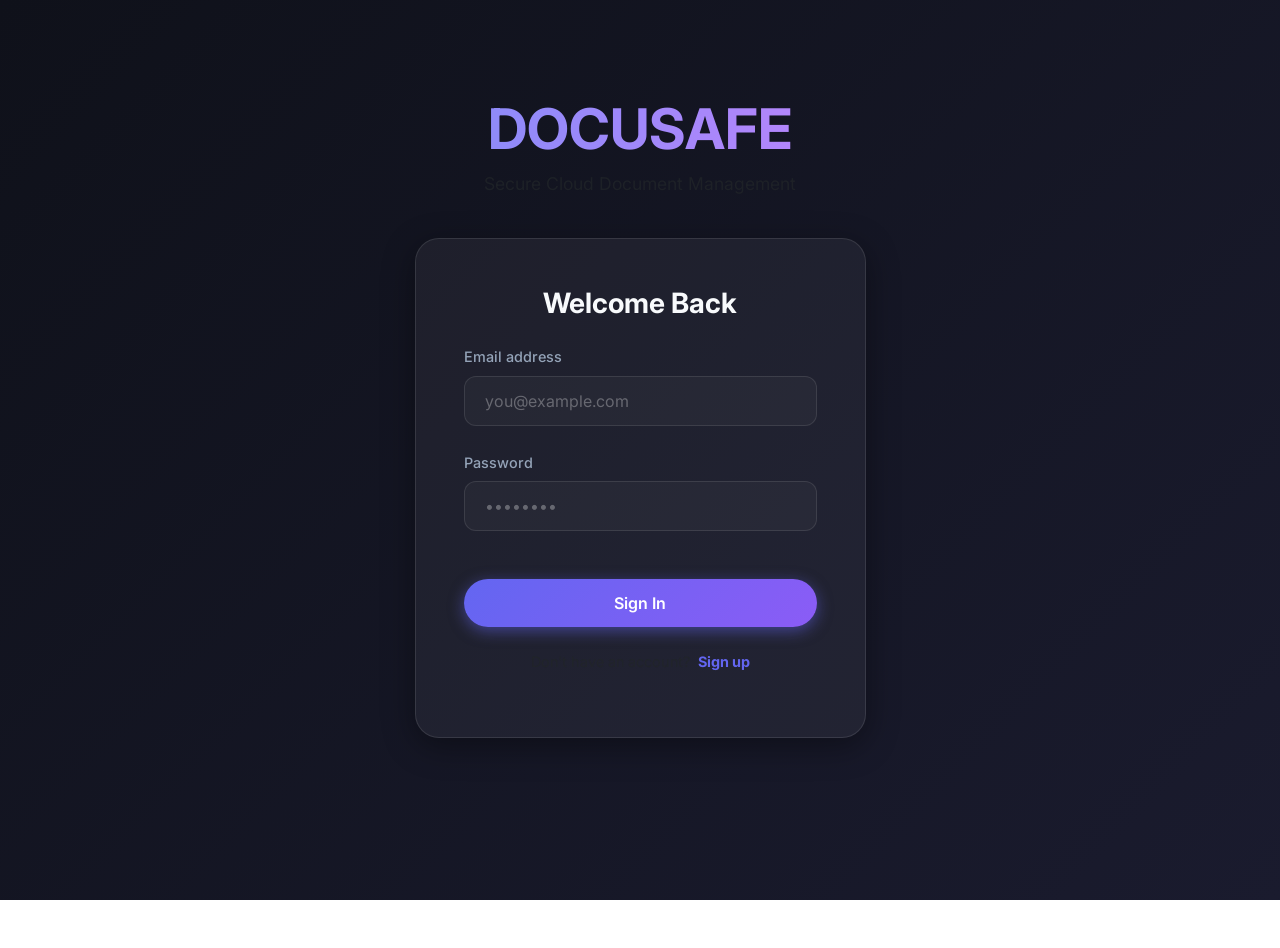
<file: frontend/index.html>
<!DOCTYPE html>
<html lang="en">
<head>
    <meta charset="UTF-8">
    <meta name="viewport" content="width=device-width, initial-scale=1.0">
    <title>DOCUSAFE - Login</title>
    <!-- Bootstrap CSS for grid -->
    <link href="https://cdn.jsdelivr.net/npm/bootstrap@5.3.0/dist/css/bootstrap.min.css" rel="stylesheet">
    <link href="css/style.css" rel="stylesheet">
</head>
<body>

<div class="container mt-5 pt-5 animate-fade-in">
    <div class="row justify-content-center mb-4">
        <div class="col-md-6 text-center">
            <h1 class="display-4 fw-bold" style="background: linear-gradient(90deg, #818cf8, #c084fc); -webkit-background-clip: text; -webkit-text-fill-color: transparent;">DOCUSAFE</h1>
            <p class="text-muted mt-2" style="font-size: 1.1rem;">Secure Cloud Document Management</p>
        </div>
    </div>
    <div class="row justify-content-center">
        <div class="col-md-5">
            <div class="glass-card p-5">
                <h3 class="text-center mb-4 fw-bold">Welcome Back</h3>
                <div id="loginAlert" class="alert alert-danger d-none glass-badge badge-danger"></div>
                <form id="loginForm">
                    <div class="mb-4">
                        <label for="email" class="form-label">Email address</label>
                        <input type="email" class="form-control glass-input" id="email" placeholder="you@example.com" required>
                    </div>
                    <div class="mb-5">
                        <label for="password" class="form-label">Password</label>
                        <input type="password" class="form-control glass-input" id="password" placeholder="••••••••" required>
                    </div>
                    <button type="submit" class="btn btn-glass-primary w-100">Sign In</button>
                </form>
                <div class="text-center mt-4">
                    <p class="text-muted" style="font-size: 0.9rem;">Don't have an account? <a href="register.html" class="text-decoration-none fw-bold ms-1">Sign up</a></p>
                </div>
            </div>
        </div>
    </div>
</div>

<script src="https://cdn.jsdelivr.net/npm/bootstrap@5.3.0/dist/js/bootstrap.bundle.min.js"></script>
<script src="js/main.js"></script>
</body>
</html>
</file>
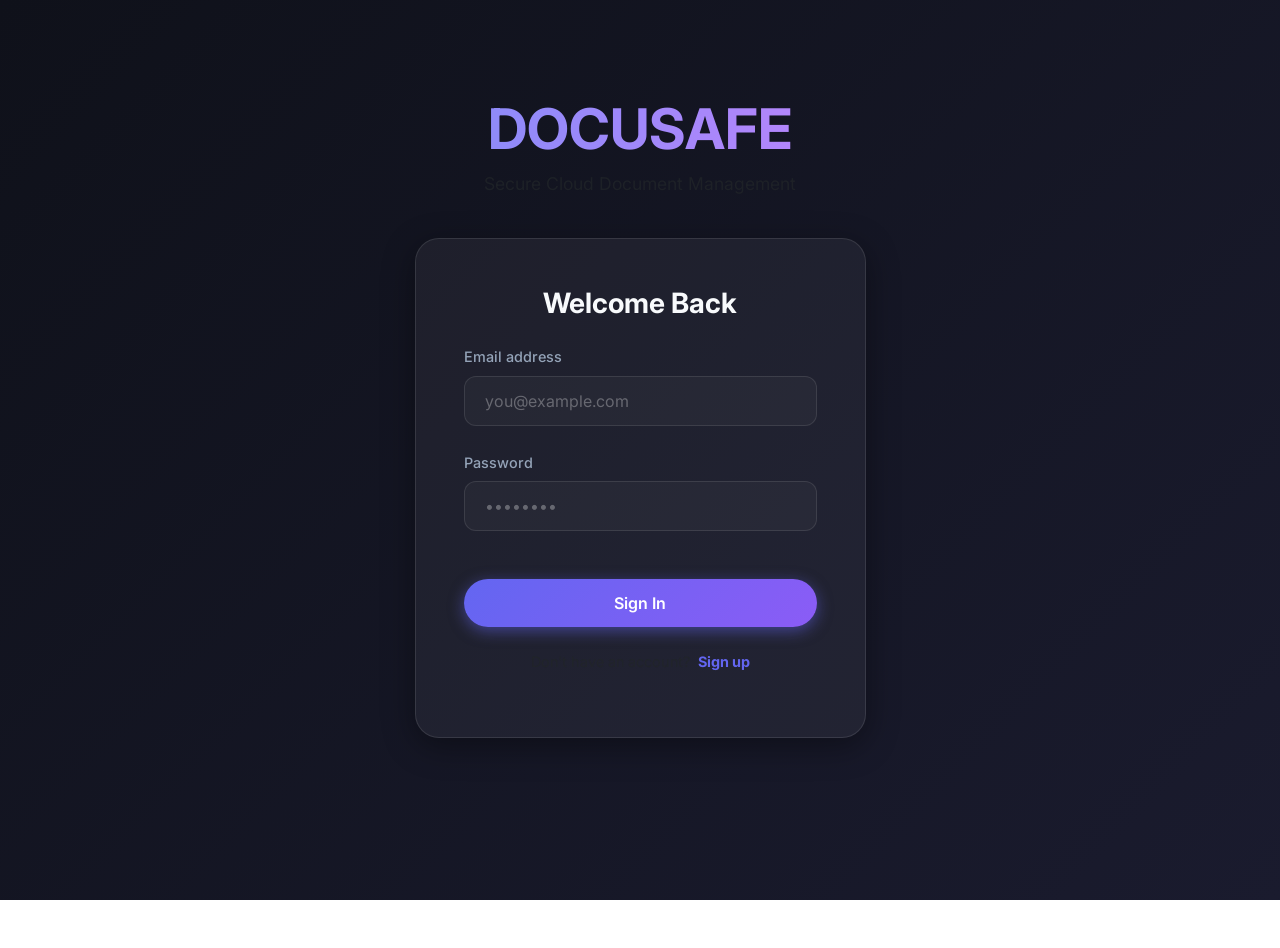
<file: frontend/dashboard.html>
<!DOCTYPE html>
<html lang="en">
<head>
    <meta charset="UTF-8">
    <meta name="viewport" content="width=device-width, initial-scale=1.0">
    <title>DOCUSAFE - Dashboard</title>
    <!-- Bootstrap CSS for layout -->
    <link href="https://cdn.jsdelivr.net/npm/bootstrap@5.3.0/dist/css/bootstrap.min.css" rel="stylesheet">
    <link href="css/style.css" rel="stylesheet">
</head>
<body class="animate-fade-in">

<nav class="navbar navbar-expand-lg glass-nav sticky-top">
  <div class="container">
    <a class="navbar-brand fs-4" href="#">DOCUSAFE</a>
    <div class="d-flex align-items-center">
        <span class="navbar-text me-4 text-white fw-medium" id="userNameDisplay"></span>
        <button class="btn btn-outline-glass btn-sm" id="logoutBtn">Logout</button>
    </div>
  </div>
</nav>

<div class="container mt-5">
    <div class="d-flex justify-content-between align-items-center mb-5">
        <h2 class="fw-bold" style="color: var(--text-main); font-weight: 700;">My Vault</h2>
        <a href="upload.html" class="btn btn-glass-success shadow-sm d-flex align-items-center gap-2">
            <svg xmlns="http://www.w3.org/2000/svg" width="16" height="16" fill="currentColor" class="bi bi-cloud-arrow-up-fill" viewBox="0 0 16 16">
              <path d="M8 2a5.53 5.53 0 0 0-3.594 1.342c-.766.66-1.321 1.52-1.464 2.383C1.266 6.095 0 7.555 0 9.318 0 11.366 1.708 13 3.781 13h8.906C14.502 13 16 11.57 16 9.773c0-1.636-1.242-2.969-2.834-3.194C12.923 3.999 10.69 2 8 2zm2.354 5.146a.5.5 0 0 1-.708.708L8.5 6.707V10.5a.5.5 0 0 1-1 0V6.707L6.354 7.854a.5.5 0 1 1-.708-.708l2-2a.5.5 0 0 1 .708 0l2 2z"/>
            </svg>
            Upload Document
        </a>
    </div>

    <div class="glass-card p-4">
        <div class="table-responsive">
            <table class="glass-table">
                <thead>
                    <tr>
                        <th>Document Title</th>
                        <th>Upload Date</th>
                        <th>Expiry Date</th>
                        <th>Status</th>
                        <th class="text-end">Action</th>
                    </tr>
                </thead>
                <tbody id="docsTableBody">
                    <!-- Loaded via JS -->
                </tbody>
            </table>
        </div>
        <div id="noDocsMsg" class="text-center text-muted py-5 d-none">
            <svg xmlns="http://www.w3.org/2000/svg" width="48" height="48" fill="currentColor" class="bi bi-file-earmark-x mb-3" viewBox="0 0 16 16" style="opacity: 0.5;">
              <path d="M6.854 7.146a.5.5 0 1 0-.708.708L7.293 9l-1.147 1.146a.5.5 0 0 0 .708.708L8 9.707l1.146 1.147a.5.5 0 0 0 .708-.708L8.707 9l1.147-1.146a.5.5 0 0 0-.708-.708L8 8.293 6.854 7.146z"/>
              <path d="M14 14V4.5L9.5 0H4a2 2 0 0 0-2 2v12a2 2 0 0 0 2 2h8a2 2 0 0 0 2-2zM9.5 3A1.5 1.5 0 0 0 11 4.5h2V14a1 1 0 0 1-1 1H4a1 1 0 0 1-1-1V2a1 1 0 0 1 1-1h5.5v2z"/>
            </svg>
            <p class="fs-5">Your vault is empty</p>
            <p style="font-size: 0.9rem;">Start uploading sensitive documents to keep them secure.</p>
        </div>
    </div>
</div>

<script>
    const API_URL = 'http://localhost:5000/api';
    document.addEventListener('DOMContentLoaded', async () => {
        const token = localStorage.getItem('token');
        const user = JSON.parse(localStorage.getItem('user'));
        
        if(!token || !user) {
            window.location.href = 'index.html';
            return;
        }

        document.getElementById('userNameDisplay').textContent = `Welcome, ${user.full_name}`;
        
        document.getElementById('logoutBtn').addEventListener('click', () => {
            localStorage.clear();
            window.location.href = 'index.html';
        });

        const res = await fetch(`${API_URL}/docs/`, {
            headers: { 'Authorization': `Bearer ${token}` }
        });

        if(res.ok) {
            const docs = await res.json();
            const tbody = document.getElementById('docsTableBody');
            
            if(docs.length === 0) {
                document.getElementById('noDocsMsg').classList.remove('d-none');
            } else {
                docs.forEach(doc => {
                    let badgeClass = 'badge-safe';
                    if(doc.status === 'Expired') badgeClass = 'badge-danger';
                    if(doc.status === 'Expiring Soon') badgeClass = 'badge-warning';
                    
                    const tr = document.createElement('tr');
                    tr.innerHTML = `
                        <td class="fw-bold" style="color: #e2e8f0;">${doc.title}</td>
                        <td class="text-muted">${new Date(doc.uploaded_at).toLocaleDateString()}</td>
                        <td class="text-muted">${doc.expiry_date || 'No expiry detected'}</td>
                        <td><span class="glass-badge ${badgeClass}">${doc.status}</span></td>
                        <td class="text-end text-nowrap">
                            <a href="https://www.google.com/search?q=renew+${encodeURIComponent(doc.title)}+government+portal" target="_blank" class="btn btn-sm btn-glass-primary me-2" style="font-size: 0.8rem; padding: 0.4rem 0.8rem;">
                                Renew / Gov Portal
                            </a>
                            <button onclick="downloadDoc(${doc.id})" class="btn btn-sm btn-outline-glass">
                                Download
                            </button>
                        </td>
                    `;
                    tbody.appendChild(tr);
                });
            }
        }
    });

    async function downloadDoc(id) {
        const token = localStorage.getItem('token');
        const res = await fetch(`${API_URL}/docs/${id}/download`, {
            headers: { 'Authorization': `Bearer ${token}` }
        });
        
        if(res.ok) {
            const blob = await res.blob();
            const url = window.URL.createObjectURL(blob);
            const a = document.createElement('a');
            a.href = url;
            a.download = `document_${id}`; 
            document.body.appendChild(a);
            a.click();
            a.remove();
        } else {
            alert('Error downloading file');
        }
    }
</script>
</body>
</html>
</file>
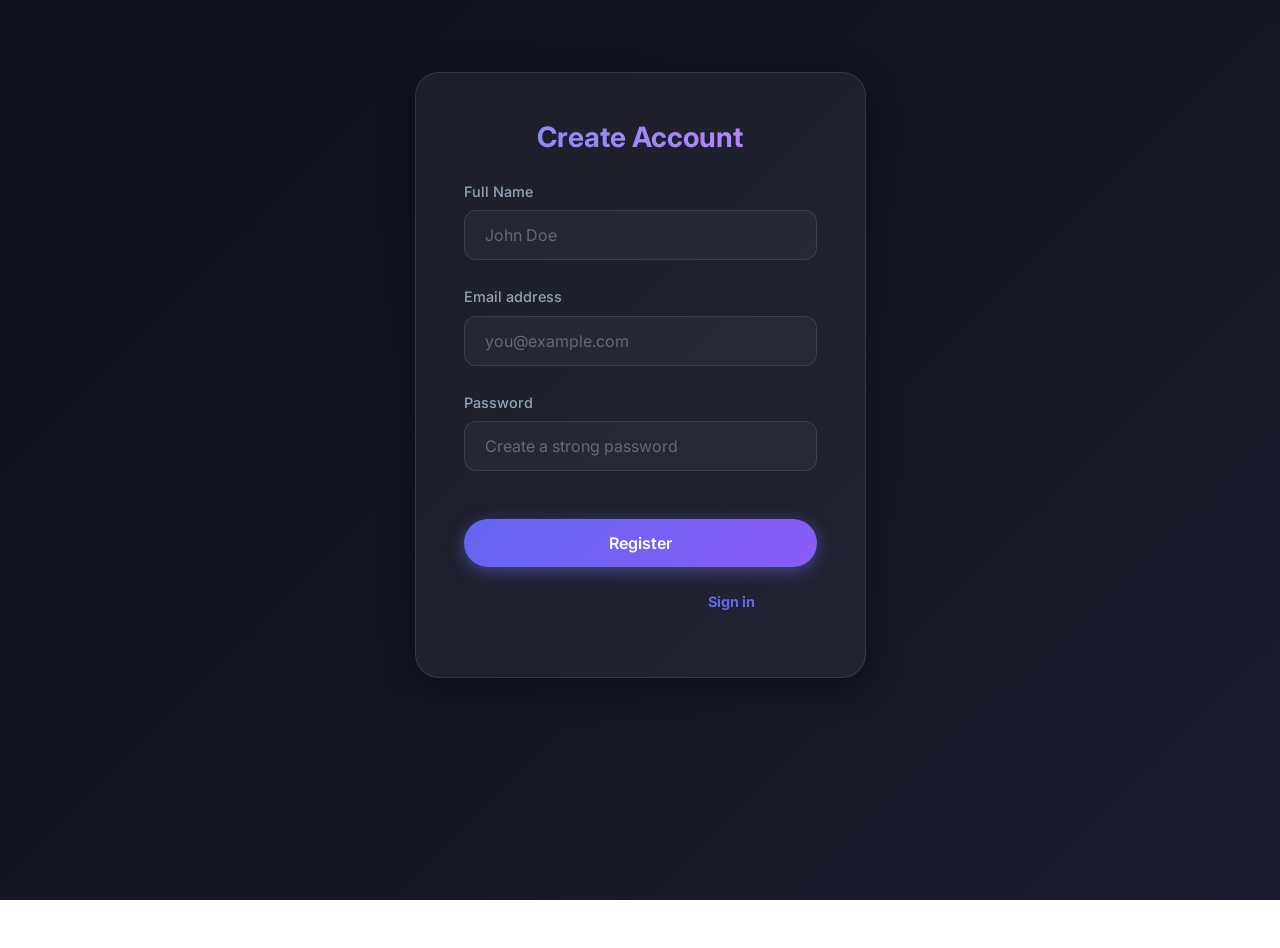
<file: frontend/register.html>
<!DOCTYPE html>
<html lang="en">
<head>
    <meta charset="UTF-8">
    <meta name="viewport" content="width=device-width, initial-scale=1.0">
    <title>DOCUSAFE - Register</title>
    <!-- Bootstrap CSS for grid -->
    <link href="https://cdn.jsdelivr.net/npm/bootstrap@5.3.0/dist/css/bootstrap.min.css" rel="stylesheet">
    <link href="css/style.css" rel="stylesheet">
</head>
<body>

<div class="container mt-5 pt-4 animate-fade-in">
    <div class="row justify-content-center">
        <div class="col-md-5">
            <div class="glass-card p-5">
                <h3 class="text-center mb-4 fw-bold" style="background: linear-gradient(90deg, #818cf8, #c084fc); -webkit-background-clip: text; -webkit-text-fill-color: transparent;">Create Account</h3>
                <div id="regAlert" class="alert alert-danger d-none glass-badge badge-danger"></div>
                <form id="regForm">
                    <div class="mb-4">
                        <label class="form-label">Full Name</label>
                        <input type="text" class="form-control glass-input" id="fullName" placeholder="John Doe" required>
                    </div>
                    <div class="mb-4">
                        <label class="form-label">Email address</label>
                        <input type="email" class="form-control glass-input" id="regEmail" placeholder="you@example.com" required>
                    </div>
                    <div class="mb-5">
                        <label class="form-label">Password</label>
                        <input type="password" class="form-control glass-input" id="regPassword" placeholder="Create a strong password" required>
                    </div>
                    <button type="submit" class="btn btn-glass-primary w-100">Register</button>
                </form>
                <div class="text-center mt-4">
                    <p class="text-muted" style="font-size: 0.9rem;">Already have an account? <a href="index.html" class="text-decoration-none fw-bold ms-1">Sign in</a></p>
                </div>
            </div>
        </div>
    </div>
</div>

<script src="https://cdn.jsdelivr.net/npm/bootstrap@5.3.0/dist/js/bootstrap.bundle.min.js"></script>
<script src="js/main.js"></script>
</body>
</html>
</file>
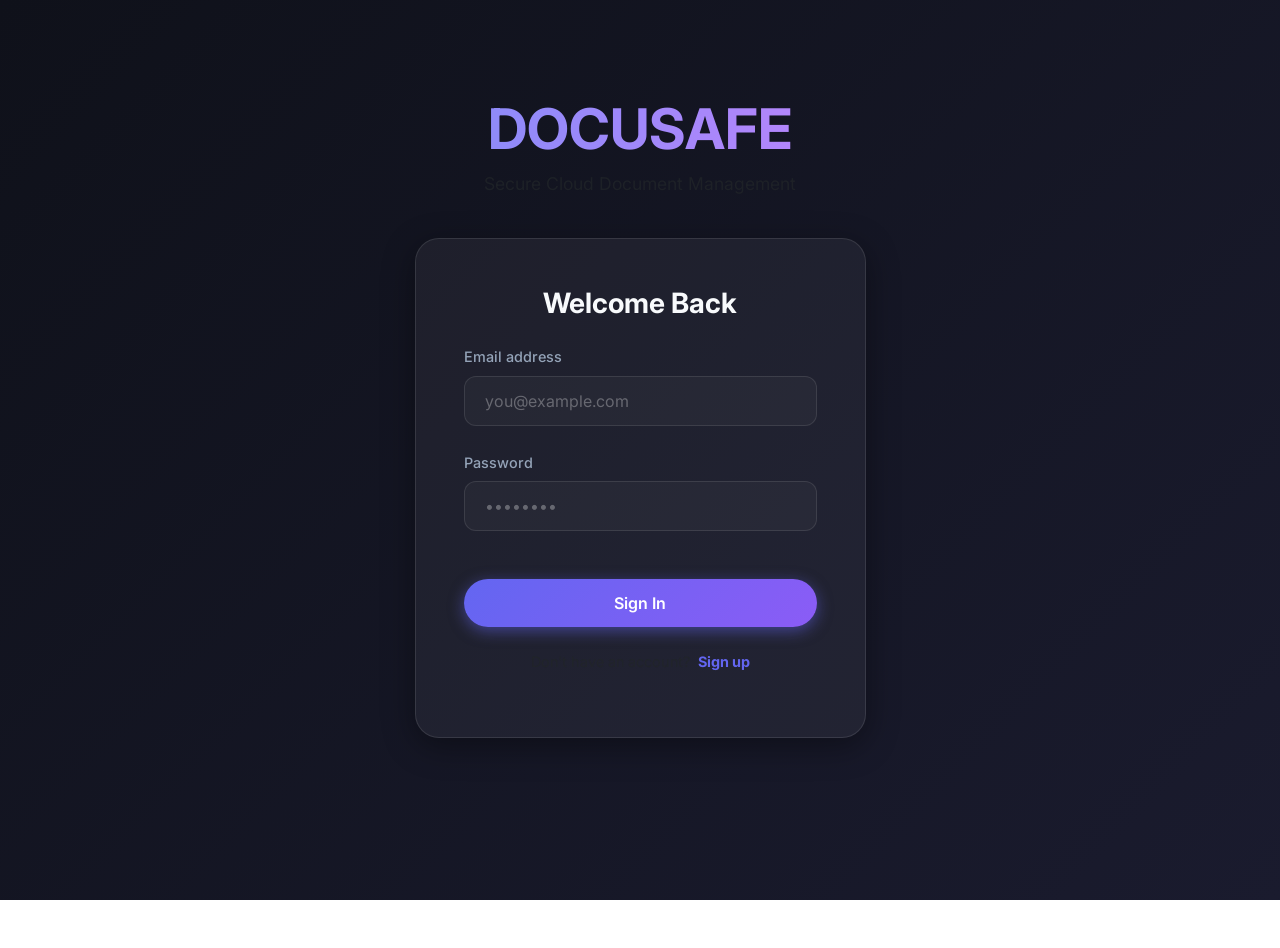
<file: frontend/upload.html>
<!DOCTYPE html>
<html lang="en">
<head>
    <meta charset="UTF-8">
    <meta name="viewport" content="width=device-width, initial-scale=1.0">
    <title>DOCUSAFE - Upload</title>
    <!-- Bootstrap CSS for layout -->
    <link href="https://cdn.jsdelivr.net/npm/bootstrap@5.3.0/dist/css/bootstrap.min.css" rel="stylesheet">
    <link href="css/style.css" rel="stylesheet">
</head>
<body class="animate-fade-in">

<nav class="navbar navbar-expand-lg glass-nav sticky-top">
  <div class="container">
    <a class="navbar-brand fs-4" href="dashboard.html">DOCUSAFE</a>
    <div class="d-flex align-items-center">
        <a href="dashboard.html" class="btn btn-outline-glass btn-sm">← Back to Vault</a>
    </div>
  </div>
</nav>

<div class="container mt-5 pt-4">
    <div class="row justify-content-center">
        <div class="col-md-7">
            <div class="glass-card p-5 text-center">
                <svg xmlns="http://www.w3.org/2000/svg" width="64" height="64" fill="var(--primary)" class="bi bi-cloud-arrow-up-fill mb-4" viewBox="0 0 16 16">
                  <path d="M8 2a5.53 5.53 0 0 0-3.594 1.342c-.766.66-1.321 1.52-1.464 2.383C1.266 6.095 0 7.555 0 9.318 0 11.366 1.708 13 3.781 13h8.906C14.502 13 16 11.57 16 9.773c0-1.636-1.242-2.969-2.834-3.194C12.923 3.999 10.69 2 8 2zm2.354 5.146a.5.5 0 0 1-.708.708L8.5 6.707V10.5a.5.5 0 0 1-1 0V6.707L6.354 7.854a.5.5 0 1 1-.708-.708l2-2a.5.5 0 0 1 .708 0l2 2z"/>
                </svg>
                <h3 class="mb-4 fw-bold">Secure Document Upload</h3>
                <p class="text-muted mb-4">Files are instantly encrypted with AES-256 upon upload. We'll automatically scan them for expiry dates using AI.</p>
                
                <div id="uploadAlert" class="alert d-none glass-badge" style="font-size: 0.9rem;"></div>
                
                <form id="uploadForm" class="text-start mt-4">
                    <div class="mb-4">
                        <label class="form-label">Document Title</label>
                        <input type="text" class="form-control glass-input" id="title" placeholder="e.g. Passport, Driver's License" required>
                    </div>
                    <div class="mb-5">
                        <label class="form-label">Select File</label>
                        <input class="form-control glass-input" type="file" id="fileInput" required>
                        <small class="text-muted mt-2 d-block">Allowed formats: PNG, JPG, JPEG, PDF (Max 16MB)</small>
                    </div>
                    <button type="submit" class="btn btn-glass-success btn-lg w-100">
                        Secure Upload & Scan
                    </button>
                </form>
            </div>
        </div>
    </div>
</div>

<script>
    const API_URL = 'http://localhost:5000/api';
    document.addEventListener('DOMContentLoaded', () => {
        const token = localStorage.getItem('token');
        if(!token) window.location.href = 'index.html';

        const form = document.getElementById('uploadForm');
        form.addEventListener('submit', async (e) => {
            e.preventDefault();
            const btn = form.querySelector('button');
            const alertBox = document.getElementById('uploadAlert');
            
            btn.disabled = true;
            btn.innerHTML = '<span class="spinner-border spinner-border-sm me-2" role="status" aria-hidden="true"></span> Encrypting & Scanning...';
            
            const formData = new FormData();
            formData.append('title', document.getElementById('title').value);
            formData.append('file', document.getElementById('fileInput').files[0]);
            
            try {
                const res = await fetch(`${API_URL}/docs/upload`, {
                    method: 'POST',
                    headers: { 'Authorization': `Bearer ${token}` },
                    body: formData
                });
                
                const data = await res.json();
                if(res.ok) {
                    alertBox.className = 'alert d-block mt-3 glass-badge badge-safe';
                    alertBox.textContent = 'Upload successful! Redirecting...';
                    form.reset();
                    setTimeout(() => window.location.href = 'dashboard.html', 1500);
                } else {
                    alertBox.className = 'alert d-block mt-3 glass-badge badge-danger';
                    alertBox.textContent = data.message || 'Upload failed';
                }
            } catch(e) {
                alertBox.className = 'alert d-block mt-3 glass-badge badge-danger';
                alertBox.textContent = 'Server error during upload';
            } finally {
                if(!res?.ok) {
                    btn.disabled = false;
                    btn.textContent = 'Secure Upload & Scan';
                }
            }
        });
    });
</script>
</body>
</html>
</file>
<file: frontend/css/style.css>
@import url('https://fonts.googleapis.com/css2?family=Inter:wght@300;400;500;600;700&display=swap');

:root {
  --bg-color: #0f111a;
  --bg-gradient: linear-gradient(135deg, #0f111a 0%, #1a1b2e 100%);
  --glass-bg: rgba(255, 255, 255, 0.05);
  --glass-border: rgba(255, 255, 255, 0.1);
  --glass-shadow: 0 8px 32px 0 rgba(0, 0, 0, 0.37);
  
  --primary: #6366f1;
  --primary-hover: #4f46e5;
  --primary-glow: rgba(99, 102, 241, 0.5);
  
  --success: #10b981;
  --success-glow: rgba(16, 185, 129, 0.3);
  --warning: #f59e0b;
  --warning-glow: rgba(245, 158, 11, 0.3);
  --danger: #ef4444;
  --danger-glow: rgba(239, 68, 68, 0.3);
  
  --text-main: #f8fafc;
  --text-muted: #94a3b8;
}

body {
  font-family: 'Inter', sans-serif;
  background: var(--bg-gradient);
  color: var(--text-main);
  min-height: 100vh;
  margin: 0;
  background-attachment: fixed;
}

/* Glassmorphism Card */
.glass-card {
  background: var(--glass-bg);
  backdrop-filter: blur(16px);
  -webkit-backdrop-filter: blur(16px);
  border: 1px solid var(--glass-border);
  border-radius: 24px;
  box-shadow: var(--glass-shadow);
  color: var(--text-main);
  transition: transform 0.3s ease, box-shadow 0.3s ease;
}

.glass-card:hover {
  transform: translateY(-2px);
  box-shadow: 0 12px 40px 0 rgba(0, 0, 0, 0.5);
}

/* Navbar */
.glass-nav {
  background: rgba(15, 17, 26, 0.7);
  backdrop-filter: blur(20px);
  border-bottom: 1px solid var(--glass-border);
}

.navbar-brand {
  font-weight: 700;
  letter-spacing: 1px;
  background: linear-gradient(90deg, #818cf8, #c084fc);
  -webkit-background-clip: text;
  -webkit-text-fill-color: transparent;
}

/* Form Controls */
.form-control.glass-input {
  background: rgba(255, 255, 255, 0.03);
  border: 1px solid rgba(255, 255, 255, 0.1);
  color: var(--text-main);
  border-radius: 12px;
  padding: 0.75rem 1.25rem;
  transition: all 0.3s ease;
}

.form-control.glass-input:focus {
  background: rgba(255, 255, 255, 0.08);
  border-color: var(--primary);
  box-shadow: 0 0 0 4px rgba(99, 102, 241, 0.15);
  color: var(--text-main);
}

.form-control.glass-input::placeholder {
  color: rgba(255, 255, 255, 0.3);
}

.form-label {
  color: var(--text-muted);
  font-weight: 500;
  font-size: 0.9rem;
  margin-bottom: 0.5rem;
}

/* Buttons */
.btn-glass-primary {
  background: linear-gradient(135deg, var(--primary), #8b5cf6);
  color: white;
  border: none;
  border-radius: 50px;
  padding: 0.75rem 1.5rem;
  font-weight: 600;
  box-shadow: 0 4px 15px var(--primary-glow);
  transition: all 0.3s ease;
}

.btn-glass-primary:hover {
  background: linear-gradient(135deg, var(--primary-hover), #7c3aed);
  transform: translateY(-2px);
  box-shadow: 0 8px 25px var(--primary-glow);
  color: white;
}

.btn-glass-success {
  background: linear-gradient(135deg, #059669, #10b981);
  color: white;
  border: none;
  border-radius: 50px;
  padding: 0.5rem 1.25rem;
  font-weight: 600;
  box-shadow: 0 4px 15px var(--success-glow);
  transition: all 0.3s ease;
}
.btn-glass-success:hover {
  background: linear-gradient(135deg, #047857, #059669);
  transform: translateY(-2px);
  box-shadow: 0 8px 25px var(--success-glow);
  color: white;
}

.btn-outline-glass {
  background: transparent;
  color: var(--text-main);
  border: 1px solid var(--glass-border);
  border-radius: 50px;
  padding: 0.5rem 1.25rem;
  font-weight: 500;
  transition: all 0.3s ease;
}
.btn-outline-glass:hover {
  background: rgba(255, 255, 255, 0.1);
  color: white;
  border-color: rgba(255, 255, 255, 0.2);
}

/* Tables */
.glass-table {
  width: 100%;
  color: var(--text-main);
  border-collapse: separate;
  border-spacing: 0 10px;
}

.glass-table th {
  background: transparent;
  color: var(--text-muted);
  font-weight: 600;
  text-transform: uppercase;
  font-size: 0.8rem;
  letter-spacing: 1px;
  padding: 1rem;
  border: none;
}

.glass-table tbody tr {
  background: rgba(255, 255, 255, 0.02);
  transition: all 0.3s ease;
}

.glass-table tbody tr:hover {
  background: rgba(255, 255, 255, 0.06);
  transform: scale(1.01);
}

.glass-table td {
  padding: 1.2rem 1rem;
  border-top: 1px solid rgba(255, 255, 255, 0.05);
  border-bottom: 1px solid rgba(255, 255, 255, 0.05);
  vertical-align: middle;
}
.glass-table td:first-child {
  border-left: 1px solid rgba(255, 255, 255, 0.05);
  border-top-left-radius: 12px;
  border-bottom-left-radius: 12px;
}
.glass-table td:last-child {
  border-right: 1px solid rgba(255, 255, 255, 0.05);
  border-top-right-radius: 12px;
  border-bottom-right-radius: 12px;
}

/* Badges */
.glass-badge {
  padding: 0.4rem 0.8rem;
  border-radius: 50px;
  font-size: 0.75rem;
  font-weight: 600;
  letter-spacing: 0.5px;
}
.badge-safe {
  background: rgba(16, 185, 129, 0.15);
  color: #34d399;
  border: 1px solid rgba(16, 185, 129, 0.3);
}
.badge-warning {
  background: rgba(245, 158, 11, 0.15);
  color: #fbbf24;
  border: 1px solid rgba(245, 158, 11, 0.3);
}
.badge-danger {
  background: rgba(239, 68, 68, 0.15);
  color: #f87171;
  border: 1px solid rgba(239, 68, 68, 0.3);
}

/* Animations */
@keyframes fadeIn {
  from { opacity: 0; transform: translateY(10px); }
  to { opacity: 1; transform: translateY(0); }
}

.animate-fade-in {
  animation: fadeIn 0.6s cubic-bezier(0.16, 1, 0.3, 1) forwards;
}

a {
  color: var(--primary);
  transition: color 0.2s ease;
}
a:hover {
  color: #a78bfa;
}
</file>
